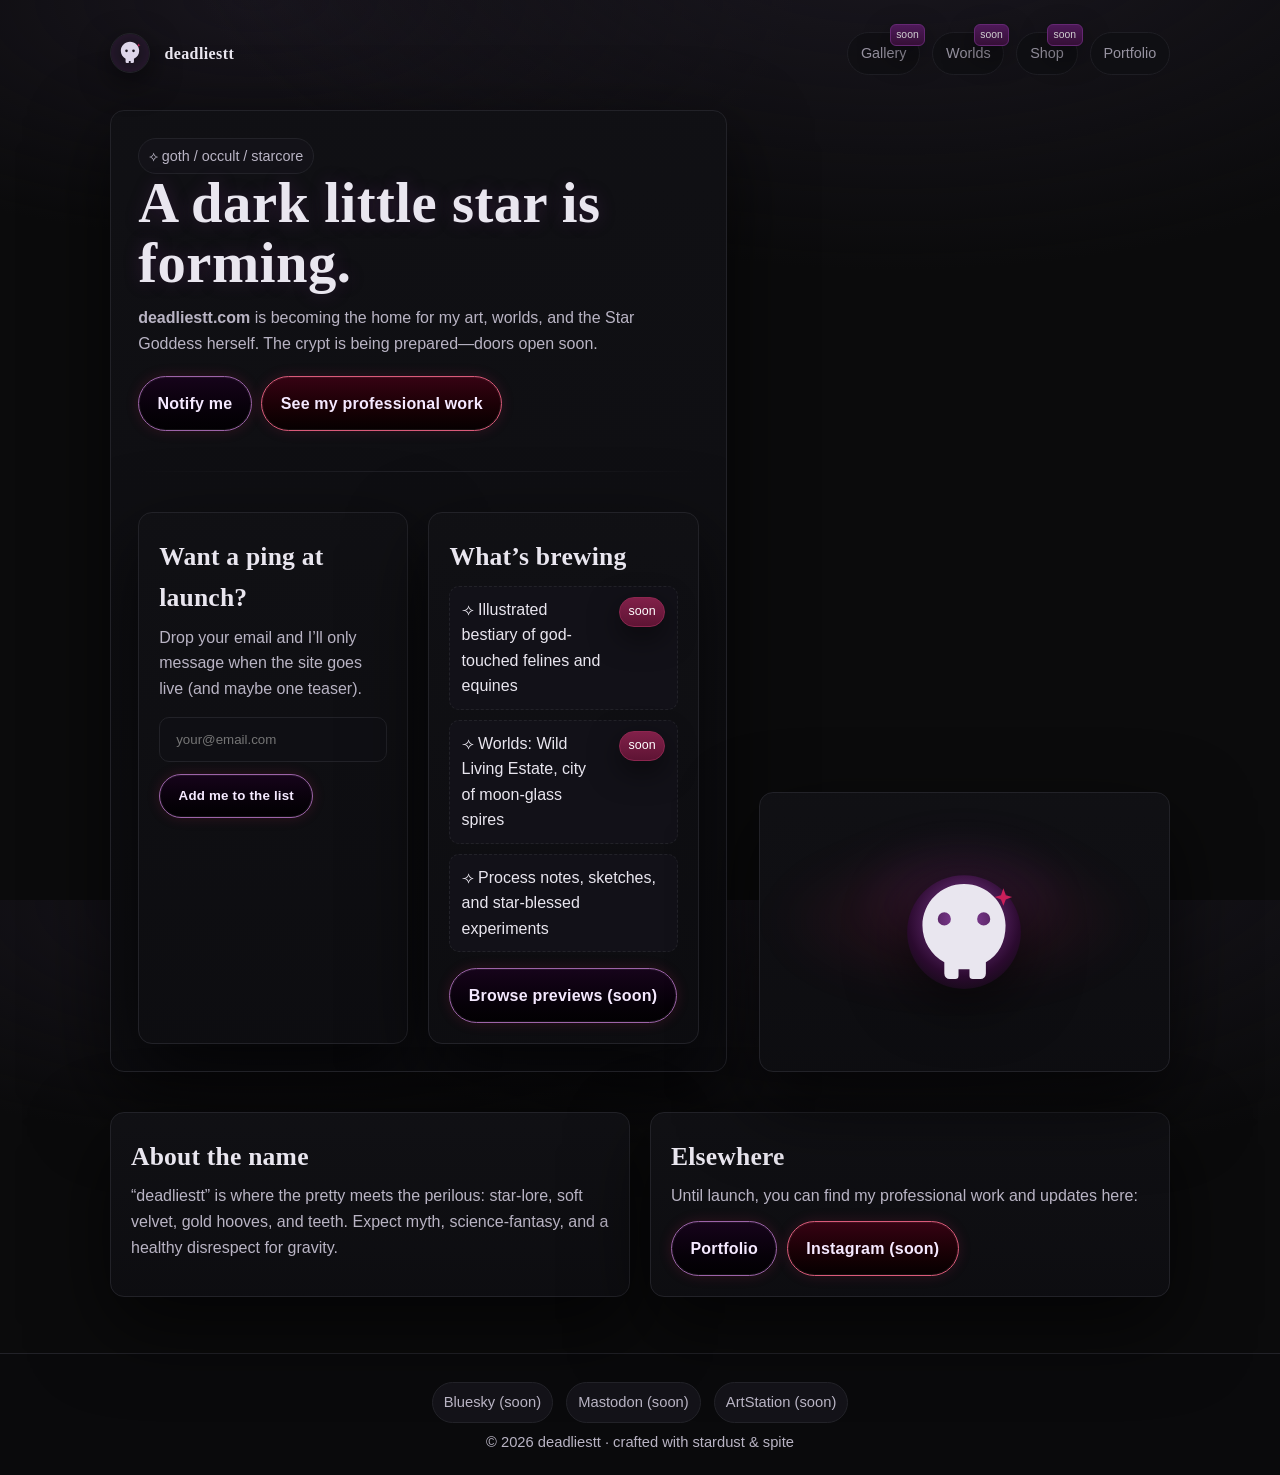
<file: old_home.html>
<!doctype html>
<html lang="en">
<head>
  <meta charset="utf-8" />
  <meta name="viewport" content="width=device-width,initial-scale=1" />
  <title>deadliestt — Coming Soon</title>

  <!-- Optional while you're in prelaunch; remove when you want it indexed -->
  <!-- <meta name="robots" content="noindex,nofollow"> -->

  <!-- Social share (update when you add a hero image) -->
  <meta property="og:title" content="deadliestt" />
  <meta property="og:description" content="A dark little star is forming. Site launching soon." />
  <meta property="og:type" content="website" />
  <meta property="og:image" content="/og-preview.png" />
  <meta name="theme-color" content="#0b0b0c" />

  <style>
    /* ------------------------------
       GLOBAL / THEME
    --------------------------------*/
    :root{
      --bg: #0b0b0c;           /* near-black */
      --bg-2: #111115;         /* slightly lighter panels */
      --ink: #e9e6ef;          /* bone-white text */
      --muted: #b9b4c4;        /* muted text */
      --accent: #7a2e8a;       /* royal violet */
      --accent-2: #ca1f5a;     /* blood-rose */
      --line: #222228;         /* hairline borders */
      --glow: 0 0 0.8rem rgba(202,31,90,.18);
      --radius: 14px;
      --shadow-1: 0 10px 30px rgba(0,0,0,.55);
      --shadow-2: 0 30px 80px rgba(0,0,0,.65);
      --noise-opacity: .07;
    }
    @media (prefers-color-scheme: dark){:root{color-scheme: dark;}}
    *{box-sizing:border-box}
    html,body{height:100%}
    body{
      margin:0;
      font: 16px/1.6 ui-sans-serif, -apple-system, Segoe UI, Roboto, "Helvetica Neue", Arial, system-ui, "Apple Color Emoji", "Segoe UI Emoji";
      color:var(--ink);
      background: radial-gradient(1200px 600px at 70% -10%, #1a1720 0%, transparent 60%),
                  radial-gradient(900px 400px at 20% 0%, #17141c 0%, transparent 60%),
                  var(--bg);
      overflow-x:hidden;
    }

    /* Subtle film grain (pure CSS) */
    .noise::before{
      content:"";
      position:fixed; inset:0;
      pointer-events:none;
      background-image:url('data:image/svg+xml;utf8,<svg xmlns="http://www.w3.org/2000/svg" width="140" height="140" viewBox="0 0 140 140"><filter id="n"><feTurbulence type="fractalNoise" baseFrequency="0.9" numOctaves="2" stitchTiles="stitch"/></filter><rect width="100%" height="100%" filter="url(%23n)" opacity="0.07"/></svg>');
      mix-blend-mode:soft-light;
      opacity:var(--noise-opacity);
    }

    a{color:inherit; text-decoration:none}
    .btn{
      display:inline-block; padding:.85rem 1.15rem;
      border:1px solid color-mix(in oklab, var(--accent), white 25%);
      border-radius: 999px;
      background: linear-gradient(180deg, color-mix(in oklab, var(--accent), black 65%), color-mix(in oklab, var(--accent), black 85%));
      box-shadow: var(--glow), inset 0 0 0 1px rgba(255,255,255,.06);
      color: #f5e9ff; font-weight:600; letter-spacing:.2px;
      transition: transform .15s ease, box-shadow .2s ease, background .2s ease;
    }
    .btn:hover{ transform: translateY(-1px); box-shadow: 0 10px 24px rgba(122,46,138,.35), var(--glow);}
    .btn.alt{
      border-color: color-mix(in oklab, var(--accent-2), white 20%);
      background: linear-gradient(180deg, color-mix(in oklab, var(--accent-2), black 60%), color-mix(in oklab, var(--accent-2), black 85%));
    }

    hr.sep{
      border:0; height:1px; background:linear-gradient(90deg, transparent, var(--line), transparent);
      margin: 2.5rem 0;
    }

    /* ------------------------------
       HEADER / HERO
    --------------------------------*/
    header{
      position:relative; z-index:1;
      max-width:1100px; margin:0 auto; padding: 2rem 1.25rem 0;
      display:flex; align-items:center; justify-content:space-between;
      gap:1rem;
    }
    .logo{
      display:flex; align-items:center; gap:.9rem;
      text-transform: lowercase; letter-spacing:.4px;
      font-weight:700;
    }
    .logo-icon{
      width:40px; height:40px; display:grid; place-items:center;
      border-radius:50%; background: #15131a; border:1px solid var(--line);
      box-shadow: var(--shadow-1), inset 0 0 20px rgba(122,46,138,.25);
    }
    .logo b{font-family: ui-serif, Georgia, "Times New Roman", serif; font-weight:800}
    nav{display:flex; gap:.75rem; flex-wrap:wrap}
    nav a{
      padding:.55rem .8rem; border:1px solid var(--line);
      border-radius:999px; color:var(--muted); font-size:.9rem;
      background: color-mix(in oklab, var(--bg-2), black 5%);
      opacity:.8;
    }
    nav a[data-disabled="true"]{cursor:not-allowed; position:relative}
    nav a[data-disabled="true"]::after{
      content:"soon"; position:absolute; top:-9px; right:-6px; font-size:.65rem; color:#fff;
      background:linear-gradient(180deg, #5c1c69, #3e103f); border:1px solid #7a2e8a; border-radius:6px; padding:.1rem .35rem;
      box-shadow: var(--shadow-1);
    }

    .hero{
      max-width:1100px; margin: 2.2rem auto 0; padding: 0 1.25rem 2.5rem;
      display:grid; grid-template-columns: 1.2fr .8fr; gap:2rem; align-items:end;
    }
    @media (max-width: 900px){ .hero{ grid-template-columns: 1fr; } }
    .card{
      background: linear-gradient(180deg, color-mix(in oklab, var(--bg-2), black 2%), color-mix(in oklab, var(--bg-2), black 10%));
      border:1px solid var(--line); border-radius: var(--radius);
      box-shadow: var(--shadow-2);
      overflow:hidden;
    }
    .hero .card{
      padding: clamp(1.25rem, 1.5vw + .5rem, 1.75rem);
    }
    h1{
      font-family: ui-serif, Georgia, "Times New Roman", serif;
      font-size: clamp(2.2rem, 3.8vw + .5rem, 4rem);
      line-height:1.05; margin: 0 0 .75rem;
      letter-spacing:.2px;
      text-shadow: 0 0 18px rgba(122,46,138,.25);
    }
    .blackletter{
      font-variant-ligatures: discretionary-ligatures;
      letter-spacing:.5px;
    }
    .tag{
      display:inline-flex; align-items:center; gap:.5rem;
      font-size:.9rem; color:var(--muted);
      padding:.35rem .6rem; border:1px solid var(--line);
      border-radius:999px; background: #131218;
    }
    .hero p{margin:.75rem 0 1.25rem; color:var(--muted)}
    .cta-row{display:flex; gap:.6rem; flex-wrap:wrap}

    /* Emblem panel */
    .emblem{
      display:grid; place-items:center; padding: 1.5rem; position:relative;
      min-height: 280px;
    }
    .emblem svg{width: 140px; height: 140px; filter: drop-shadow(0 12px 30px rgba(0,0,0,.65));}
    .emblem .halo{
      position:absolute; inset:-12% -8% -8% -8%; pointer-events:none;
      background: radial-gradient(40% 30% at 50% 40%, rgba(122,46,138,.25), transparent 60%),
                  radial-gradient(60% 35% at 48% 48%, rgba(202,31,90,.16), transparent 65%);
      filter: blur(18px);
    }

    /* ------------------------------
       PANELS
    --------------------------------*/
    .wrap{max-width:1100px; margin:0 auto; padding: 0 1.25rem 3.5rem;}
    .panel{ display:grid; grid-template-columns: 1fr 1fr; gap:1.25rem; }
    @media (max-width: 900px){ .panel{ grid-template-columns: 1fr; } }
    .panel .card{ padding: 1.25rem 1.25rem; }

    .panel h2{
      font-family: ui-serif, Georgia, "Times New Roman", serif;
      margin:.25rem 0 0; letter-spacing:.2px; font-size:1.6rem;
    }
    .panel p{color:var(--muted); margin:.35rem 0 .75rem}

    .list{
      display:grid; gap:.65rem; margin:.5rem 0 1rem; padding:0; list-style:none;
    }
    .list li{
      display:flex; gap:.6rem; align-items:flex-start;
      padding:.6rem .7rem; border:1px dashed var(--line); border-radius:10px;
      background: #121118;
    }

    .soon-pill{
      display:inline-block; font-size:.78rem; color:#fff;
      background:linear-gradient(180deg, #812049, #5e1434);
      border:1px solid #8c264f; border-radius:999px; padding:.25rem .55rem;
      box-shadow: var(--shadow-1);
      margin-left:.5rem;
    }

    /* ------------------------------
       FOOTER
    --------------------------------*/
    footer{
      border-top:1px solid var(--line);
      background:#0a0a0c; color:var(--muted);
      padding: 1.25rem; text-align:center; font-size:.92rem;
    }
    .socials{display:flex; gap:.8rem; justify-content:center; margin:.5rem 0}
    .socials a{border:1px solid var(--line); padding:.5rem .7rem; border-radius:999px; background:#131218}

    /* ------------------------------
       Atmosphere: fog & floaters (reduced if prefers-reduced-motion)
    --------------------------------*/
    .fog, .floaters{pointer-events:none; position:fixed; inset:0; z-index:0}
    .fog canvas{position:absolute; inset:0; width:100%; height:100%; opacity:.16; filter:blur(1px);}
    .floaters{ display:block; }
    .floater{
      position:absolute; width:2px; height:2px; border-radius:50%; background:#fff; opacity:.18;
      animation: rise linear var(--d) infinite; transform: translateY(100vh) translateX(var(--x, 0));
      filter: drop-shadow(0 0 6px rgba(255,255,255,.2));
    }
    @keyframes rise{ to { transform: translateY(-10vh) translateX(var(--x, 0)); opacity:0; } }

    @media (prefers-reduced-motion: reduce){
      .floaters, .fog{ display:none; }
      .btn, nav a{ transition: none; }
    }

    /* ------------------------------
       Accessible focus
    --------------------------------*/
    :focus-visible{
      outline: 2px solid color-mix(in oklab, var(--accent), white 15%);
      outline-offset: 2px;
      border-radius: 6px;
    }
  </style>
</head>
<body class="noise">
  <!-- Atmospheric layers -->
  <div class="fog" aria-hidden="true"><canvas id="fog"></canvas></div>
  <div class="floaters" aria-hidden="true" id="floaters"></div>

  <header>
    <div class="logo" aria-label="deadliestt home">
      <span class="logo-icon" aria-hidden="true">
        <!-- Minimal skull + star SVG mark -->
        <svg viewBox="0 0 64 64" width="28" height="28" role="img" aria-label="skull">
          <g fill="#ded6ea">
            <path d="M32 6c-11.6 0-21 9.4-21 21 0 7.9 4.4 14.7 10.9 18.2V52a3 3 0 0 0 3 3h2.5a2 2 0 0 0 2-2v-3h4v3a2 2 0 0 0 2 2H38a3 3 0 0 0 3-3v-6.8C48.8 41.8 53 35 53 27 53 15.4 43.6 6 32 6ZM24 30a3 3 0 1 1 0-6 3 3 0 0 1 0 6Zm16 0a3 3 0 1 1 0-6 3 3 0 0 1 0 6Z"/>
            <circle cx="32" cy="12" r="2.2"/>
          </g>
          <g transform="translate(48 10)" fill="#ca1f5a">
            <path d="M4 0l1.1 3.2L8 4 5.1 5.1 4 8 2.9 5.1 0 4l2.9-.8L4 0z"/>
          </g>
        </svg>
      </span>
      <b>deadliestt</b>
    </div>

    <nav aria-label="Primary">
      <a href="#" data-disabled="true" aria-disabled="true" tabindex="-1">Gallery</a>
      <a href="#" data-disabled="true" aria-disabled="true" tabindex="-1">Worlds</a>
      <a href="#" data-disabled="true" aria-disabled="true" tabindex="-1">Shop</a>
      <a href="#" rel="noopener">Portfolio</a>
    </nav>
  </header>

  <main>
    <section class="hero">
      <div class="card">
        <span class="tag" aria-hidden="true">⟡ goth / occult / starcore</span>
        <h1 class="blackletter">A dark little star is forming.</h1>
        <p>
          <strong>deadliestt.com</strong> is becoming the home for my art, worlds, and the Star Goddess herself.
          The crypt is being prepared—doors open soon.
        </p>

        <div class="cta-row">
          <a class="btn" href="#notify">Notify me</a>
          <a class="btn alt" href="#" rel="noopener">See my professional work</a>
        </div>

        <hr class="sep" />

        <div id="notify" class="panel">
          <div class="card" aria-labelledby="email-head">
            <h2 id="email-head">Want a ping at launch?</h2>
            <p>Drop your email and I’ll only message when the site goes live (and maybe one teaser).</p>
            <form method="post" action="#" onsubmit="return window.fakeSubmit(event)" aria-label="Email signup">
              <label for="email" class="sr-only">Email</label>
              <input id="email" name="email" type="email" required
                     placeholder="your@email.com"
                     style="width:100%;padding:.9rem 1rem;border-radius:10px;border:1px solid var(--line);background:#0f0f14;color:var(--ink);margin:.2rem 0 .7rem;"/>
              <button class="btn" type="submit">Add me to the list</button>
              <p id="signup-feedback" role="status" aria-live="polite" style="margin:.5rem 0 0; color: var(--muted)"></p>
            </form>
          </div>

          <div class="card" aria-labelledby="peek-head">
            <h2 id="peek-head">What’s brewing</h2>
            <ul class="list">
              <li>⟢ Illustrated bestiary of god-touched felines and equines <span class="soon-pill">soon</span></li>
              <li>⟢ Worlds: Wild Living Estate, city of moon-glass spires <span class="soon-pill">soon</span></li>
              <li>⟢ Process notes, sketches, and star-blessed experiments</li>
            </ul>
            <a class="btn" href="#" aria-disabled="true" onclick="event.preventDefault()">Browse previews (soon)</a>
          </div>
        </div>
      </div>

      <div class="card emblem" aria-hidden="true">
        <div class="halo"></div>
        <!-- Larger skull+star emblem (same mark, different scale) -->
        <svg viewBox="0 0 64 64">
          <defs>
            <radialGradient id="g" cx="50%" cy="40%" r="70%">
              <stop offset="0%" stop-color="#8b42a0"/>
              <stop offset="70%" stop-color="#2b0a2f"/>
              <stop offset="100%" stop-color="#0b0b0c"/>
            </radialGradient>
          </defs>
          <circle cx="32" cy="32" r="26" fill="url(#g)" />
          <g fill="#e9e6ef">
            <path d="M32 10c-10.5 0-19 8.5-19 19 0 7.2 4 13.5 10 16.8V51a2.5 2.5 0 0 0 2.5 2.5H28a1.5 1.5 0 0 0 1.5-1.5V49h5v3a1.5 1.5 0 0 0 1.5 1.5H39.5A2.5 2.5 0 0 0 42 51v-5.2C48 42.6 51 36.2 51 29c0-10.5-8.5-19-19-19Zm-9 19a3 3 0 1 1 0-6 3 3 0 0 1 0 6Zm18 0a3 3 0 1 1 0-6 3 3 0 0 1 0 6Z"/>
            <circle cx="32" cy="15" r="2"/>
          </g>
          <g transform="translate(46 12)" fill="#ca1f5a">
            <path d="M4 0l1.1 3.2L8 4 5.1 5.1 4 8 2.9 5.1 0 4l2.9-.8L4 0z"/>
          </g>
        </svg>
      </div>
    </section>

    <section class="wrap">
      <div class="panel">
        <div class="card">
          <h2>About the name</h2>
          <p>
            “deadliestt” is where the pretty meets the perilous: star-lore, soft velvet, gold hooves, and teeth.
            Expect myth, science-fantasy, and a healthy disrespect for gravity.
          </p>
        </div>

        <div class="card">
          <h2>Elsewhere</h2>
          <p>Until launch, you can find my professional work and updates here:</p>
          <div class="cta-row">
            <a class="btn" href="#" rel="noopener">Portfolio</a>
            <a class="btn alt" href="#" aria-disabled="true" onclick="event.preventDefault()">Instagram (soon)</a>
          </div>
        </div>
      </div>
    </section>
  </main>

  <footer>
    <div class="socials" aria-label="Social links">
      <a href="#" aria-disabled="true" onclick="event.preventDefault()">Bluesky (soon)</a>
      <a href="#" aria-disabled="true" onclick="event.preventDefault()">Mastodon (soon)</a>
      <a href="#" aria-disabled="true" onclick="event.preventDefault()">ArtStation (soon)</a>
    </div>
    <div>© <span id="y"></span> deadliestt · crafted with stardust &amp; spite</div>
  </footer>

  <script>
    // Year stamp
    document.getElementById('y').textContent = new Date().getFullYear();

    // Fake submit so you can deploy without backend yet
    window.fakeSubmit = function (e){
      e.preventDefault();
      const out = document.getElementById('signup-feedback');
      out.textContent = "Thanks! I’ll email you when the site opens.";
      return false;
    }

    // Minimal “floating motes” and fog—disabled for reduced motion users.
    (function(){
      const reduce = window.matchMedia('(prefers-reduced-motion: reduce)').matches;
      if(reduce) return;

      // Floaters
      const wrap = document.getElementById('floaters');
      const COUNT = 40;
      for(let i=0;i<COUNT;i++){
        const s = document.createElement('span');
        s.className = 'floater';
        const left = Math.random()*100;
        const dur = 20 + Math.random()*30;
        const x = (Math.random()*20 - 10) + 'vh';
        s.style.left = left + 'vw';
        s.style.setProperty('--d', dur+'s');
        s.style.setProperty('--x', x);
        s.style.opacity = 0.08 + Math.random()*0.22;
        wrap.appendChild(s);
      }

      // Soft perlin-ish fog on canvas (very lightweight)
      const c = document.getElementById('fog');
      const ctx = c.getContext('2d');
      function size(){ c.width = innerWidth; c.height = innerHeight; }
      size(); addEventListener('resize', size);

      let t = 0;
      function noise(x,y,seed){
        const n = Math.sin(x*12.9898 + y*78.233 + seed)*43758.5453;
        return n - Math.floor(n);
      }
      function draw(){
        t += 0.002;
        const w = c.width, h = c.height;
        const img = ctx.createImageData(w, h);
        for(let y=0; y<h; y+=3){
          for(let x=0; x<w; x+=3){
            const v = (noise(x*0.004, y*0.004, t*100) + noise(x*0.008, y*0.008, (t+10)*100))/2;
            const col = Math.floor(255 * v * 0.35);
            for(let yy=0; yy<3; yy++){
              for(let xx=0; xx<3; xx++){
                const idx = ((y+yy)*w + (x+xx)) * 4;
                img.data[idx] = col;     // R
                img.data[idx+1] = col;   // G
                img.data[idx+2] = col;   // B
                img.data[idx+3] = 20;    // A (very soft)
              }
            }
          }
        }
        ctx.putImageData(img,0,0);
        requestAnimationFrame(draw);
      }
      draw();
    })();
  </script>

  <!-- Visually hidden utility -->
  <style>
    .sr-only{
      position:absolute !important; width:1px; height:1px; padding:0; margin:-1px; overflow:hidden; clip:rect(0,0,0,0); border:0;
    }
  </style>
</body>
</html>
</file>
